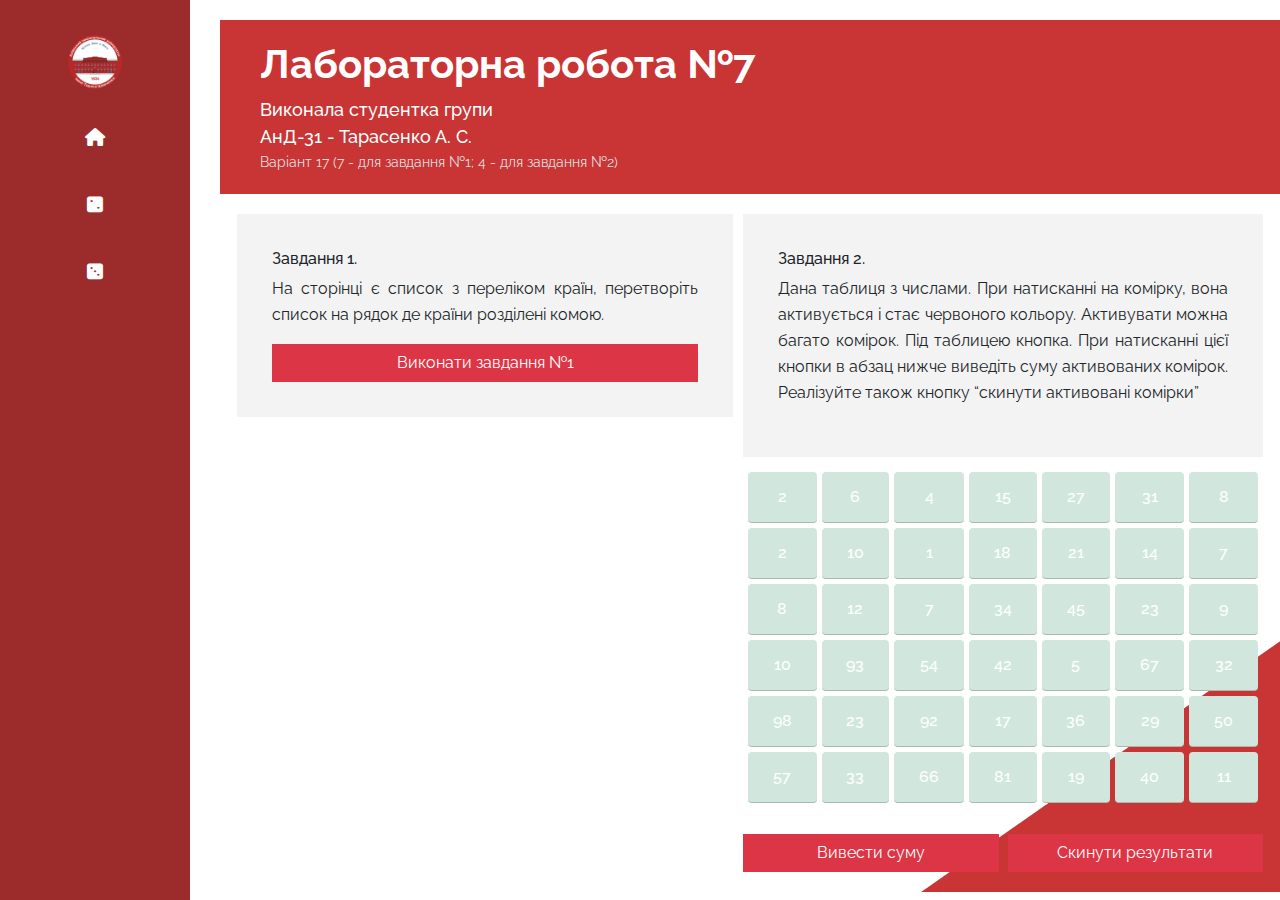
<file: lab2.html>
<!DOCTYPE html>
<html lang="en">
<head>
    <meta charset="UTF-8">
    <meta name="viewport" content="width=device-width, initial-scale=1.0">
    <link rel="stylesheet" href="css/reset.css">
    <link rel="stylesheet" href="css/base.css">
    <link rel="stylesheet" href="css/sidebar.css">
    <link rel="stylesheet" href="css/page2_header.css">
    <link rel="stylesheet" href="css/page2_section.css">
    <link rel="icon" href="images/knu-logo.png" type="image/x-icon">
        <!-- Bootstrap CSS v5.2.1 -->
    <link href="https://cdn.jsdelivr.net/npm/bootstrap@5.3.3/dist/css/bootstrap.min.css" rel="stylesheet" integrity="sha384-QWTKZyjpPEjISv5WaRU9OFeRpok6YctnYmDr5pNlyT2bRjXh0JMhjY6hW+ALEwIH" crossorigin="anonymous">
        <!--Font Awesome-->
    <link href="https://cdnjs.cloudflare.com/ajax/libs/font-awesome/6.0.0-beta3/css/all.min.css" rel="stylesheet">
    <title>Work with string | Tarasenko A. S.</title>
</head>
<body>
    <button class="menu-toggle" id="menuToggle"><i class="fa-solid fa-bars"></i></button>
    <!-- Sidebar -->
    <nav class="sidebar" id="sidebar">
        <div class="navbar-brand">
            <img src="images/knu-logo.png" alt="Логотип" style="width: 54px; height: 54px;">
        </div>
        <ul>
            <li><a href="index.html"><i class="fa-solid fa-house"></i></a></li>
            <li><a href="lab2.html"><i class="fa-solid fa-dice-two"></i></a></li>
            <li><a href="lab3.html"><i class="fa-solid fa-dice-three"></i></a></li>
        </ul>
    </nav>
    <script src="script/sidebarScript.js"></script>
    <main class="page-two-main">
        <header class="container-fluid">
            <div class="col-lg-8 col-sm-12 heading">
                <div class="heading-content">
                    <h1>Лабораторна робота №7</h1>
                    <p>Виконала студентка групи<br> АнД-31 - Тарасенко А. С.</p>
                    <span>Варіант 17 (7 - для завдання №1; 4 - для завдання №2)</span>
                </div>
            </div>
        </header>
        <section>
            <div class="container">
                <div class="assignment-box">
                    <div class="task-1">
                        <h6>Завдання 1.</h6>
                        <p>На сторінці є список з переліком країн, 
                            перетворіть список на рядок де країни розділені комою.</p>
                        <button class="col-lg-12 col-sm-12 btn btn-danger" id="updateButton">Виконати завдання №1</button>
                    </div>
                    <div class="result" id="result" style="display: none;">
                        <div class="text" id="text" style="display: none;">
                            Україна Польща США Японія Китай Німеччина Франція Італія Іспанія Канада Бразилія Індія Австралія Мексика Південна_Корея Туреччина Аргентина ПАР Швеція Нідерланди Швейцарія Бельгія Австрія Норвегія Данія Фінляндія Ірландія Сінгапур Індонезія Таїланд В'єтнам Малайзія Філіппіни Єгипет Нігерія Колумбія Перу Чилі Казахстан Греція Португалія Угорщина Чехія Ізраїль ОАЕ Катар Кувейт
                        </div>
                        <div class="text-result" id="text-result"></div>
                    </div>
                    <script src="script/strScript.js"></script>
                </div>
                <div class="assignment-box">
                    <div class="task-2">
                        <h6>Завдання 2.</h6>
                        <p>Дана таблиця з числами. При натисканні на комірку, вона
                            активується і стає червоного кольору. Активувати можна багато комірок. Під
                            таблицею кнопка. При натисканні цієї кнопки в абзац нижче виведіть суму
                            активованих комірок. Реалізуйте також кнопку “скинути активовані комірки”</p>
                    </div>
                    <div class="col-lg-12 col-sm-12 table-responsive">
                        <table class="table table-success">
                            <tr>
                                <td>2</td>
                                <td>6</td>
                                <td>4</td>
                                <td>15</td>
                                <td>27</td>
                                <td>31</td>
                                <td>8</td>
                            </tr>
                            <tr>
                                <td>2</td>
                                <td>10</td>
                                <td>1</td>
                                <td>18</td>
                                <td>21</td>
                                <td>14</td>
                                <td>7</td>
                            </tr>
                            <tr>
                                <td>8</td>
                                <td>12</td>
                                <td>7</td>
                                <td>34</td>
                                <td>45</td>
                                <td>23</td>
                                <td>9</td>
                            </tr>
                            <tr>
                                <td>10</td>
                                <td>93</td>
                                <td>54</td>
                                <td>42</td>
                                <td>5</td>
                                <td>67</td>
                                <td>32</td>
                            </tr>
                            <tr>
                                <td>98</td>
                                <td>23</td>
                                <td>92</td>
                                <td>17</td>
                                <td>36</td>
                                <td>29</td>
                                <td>50</td>
                            </tr>
                            <tr>
                                <td>57</td>
                                <td>33</td>
                                <td>66</td>
                                <td>81</td>
                                <td>19</td>
                                <td>40</td>
                                <td>11</td>
                            </tr>
                        </table>
                    </div>                        
                    <div class="btn-group">
                        <button class="col-lg-12 col-sm-12 btn btn-danger" id="viewSum">Вивести суму</button>
                        <button class="col-lg-12 col-sm-12 btn btn-danger" id="refresh">Скинути результати</button>
                    </div>
                    <div class="sumResult" id="sumResult" style="display: none;"></div>
                    <script src="script/tableScript.js"></script>
                </div>
            </div>
        </section>
    </main>
</body>
</html>
</file>
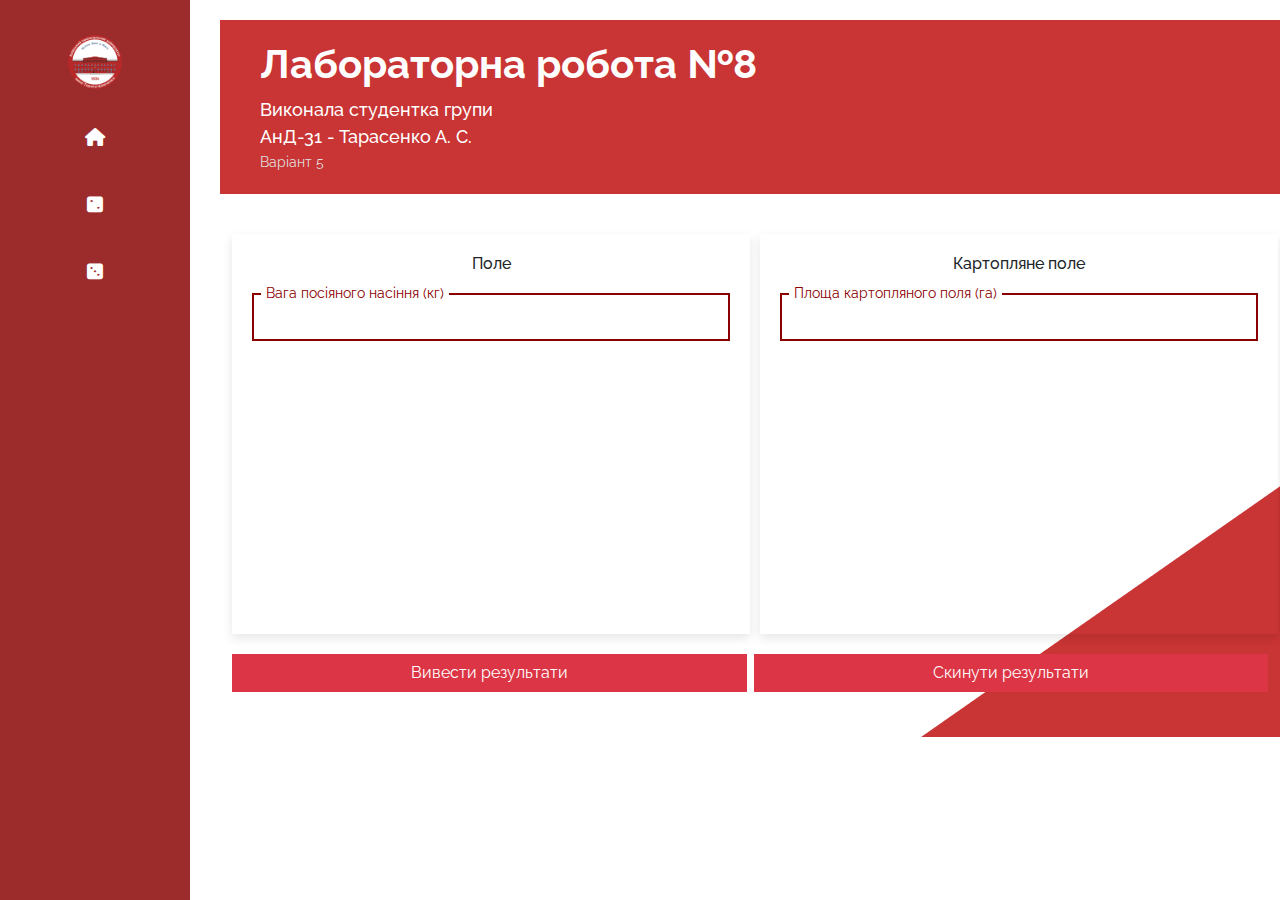
<file: lab3.html>
<!DOCTYPE html>
<html lang="en">
<head>
    <meta charset="UTF-8">
    <meta name="viewport" content="width=device-width, initial-scale=1.0">
    <link rel="stylesheet" href="./css/reset.css">
    <link rel="stylesheet" href="./css/base.css">
    <link rel="stylesheet" href="./css/sidebar.css">
    <link rel="stylesheet" href="./css/page2_header.css">
    <link rel="stylesheet" href="./css/page3_section.css">
    <link rel="icon" href="images/knu-logo.png" type="image/x-icon">
    <!-- Bootstrap CSS -->
    <link href="https://cdn.jsdelivr.net/npm/bootstrap@5.3.3/dist/css/bootstrap.min.css" rel="stylesheet">
    <!--Font Awesome-->
    <link href="https://cdnjs.cloudflare.com/ajax/libs/font-awesome/6.0.0-beta3/css/all.min.css" rel="stylesheet">
    <title>OOP.JS | Tarasenko A. S.</title>
</head>
<body>
    <button class="menu-toggle" id="menuToggle"><i class="fa-solid fa-bars"></i></button>

    <!-- Sidebar -->
    <nav class="sidebar" id="sidebar">
        <div class="navbar-brand">
            <img src="images/knu-logo.png" alt="Логотип" style="width: 54px; height: 54px;">
        </div>
        <ul>
            <li><a href="index.html"><i class="fa-solid fa-house"></i></a></li>
            <li><a href="lab2.html"><i class="fa-solid fa-dice-two"></i></a></li>
            <li><a href="lab3.html"><i class="fa-solid fa-dice-three"></i></a></li>
        </ul>
    </nav>
    
    <script src="script/sidebarScript.js"></script>

    <main class="page-two-main">
        <header class="container-fluid">
            <div class="col-lg-8 col-sm-12 header-content">
                <div class="header-text">
                    <h1>Лабораторна робота №8</h1>
                    <p>Виконала студентка групи<br> АнД-31 - Тарасенко А. С.</p>
                    <span>Варіант 5</span>
                </div>
            </div>
        </header>

        <section>
            <div class="container">
                <div class="col-lg-12 col-sm-12 input-container">  
                    <!-- Поле -->
                    <div class="col-lg-6 col-sm-12 field-input">
                        <h6>Поле</h6>
                        <div class="input-group">
                            <input class="input" required type="number" id="seed-weight">
                            <label class="label" for="seed-weight">Вага посіяного насіння (кг)</label>
                        </div>
                        <div class="harvest-result" id="field-harvest"></div>
                    </div>

                    <!-- Картопляне поле -->
                    <div class="col-lg-6 col-sm-12 potato-input">
                        <h6>Картопляне поле</h6>
                        <div class="col-lg-12 input-group">
                            <input class="input" required type="number" id="field-area">
                            <label class="label" for="field-area">Площа картопляного поля (га)</label>
                        </div>
                        <div class="harvest-result" id="potato-harvest"></div>
                    </div>
                </div>
                <div class="btn-group d-flex gap-2">
                    <div class="col-lg-6 col-sm-12 btn btn-danger calculate-btn">Вивести результати</div>
                    <div class="col-lg-6 col-sm-12 btn btn-danger reset-btn">Скинути результати</div>
                </div>
                <script src="./script/fieldScript.js"></script>
            </div>
        </section>
    </main>
</body>
</html>
</file>
<file: css/base.css>
/* Імпорт шрифтів */
@import url('https://fonts.googleapis.com/css2?family=Raleway:ital,wght@0,100..900;1,100..900&display=swap');
/* Кастомні властивості */
:root {
    /* Кольори */
    --color-white: #FFFFFF;
    --color-pure-red: #C93434;
    --color-light-gray: #F3F3F3;
    --color-darker-red: #9c2b2b;
    --color-dark-red: #872121;
    /* Шрифти */
    --font-family-h1: "Raleway";
    --font-family-h2: "Raleway";
    --font-size-h1: 40px;
    --font-size-p1: 18px;
    /* Розміри сайту */
    --width: 1440px;
    --width-header-menu: 1086px;
    --height-header-menu: 166px;
    --height-main: 737px;
    --height-sidebar: 737px;
    /* Відступи */
    /* Відступ зліва для заголовка */
    --margin-left-main: 200px;
    /* Поля для тексту */
    --padding-p1: 12px;
    --padding-p2: 15px;
    --padding-p3: 20px;
}
</file>
<file: css/sidebar.css>
/* General styles for sidebar */
.sidebar {
    position: fixed;
    left: -250px;
    top: 0;
    width: 190px;
    min-height: 100vh;
    background-color: #9c2b2b;
    padding-top: 20px;
}

.sidebar.open {
    left: 0;
}

.navbar-brand {
    text-align: center;
    padding: 15px !important;
}

.sidebar ul {
    list-style: none;
    padding: 0;
    margin: 0;
}

.sidebar ul li {
    padding: 20px;
    text-align: center;
}

.sidebar ul li a {
    color: white;
    text-decoration: none;
    font-size: 18px;
    font-weight: 500;
    display: block;
    transition: 0.3s;
}

.sidebar ul li a:hover {
    background-color: #872121;
    padding: 25px;
}

.menu-toggle {
    position: relative;
    top: 15px;
    left: 15px;
    background-color: #fff;
    color: rgb(0, 0, 0);
    border: none;
    font-size: 24px;
    padding: 10px 15px;
    cursor: pointer;
    border-radius: 5px;
    z-index: 1000;
}

@media (min-width: 768px) {
    .menu-toggle {
        display: none;
    }

    .sidebar {
        left: 0;
    }
}

@media (max-width: 768px){

    .sidebar{
        width: 110px;
        height: 100%;
    }
}
</file>
<file: css/page2_header.css>
*{
    padding: 0;
    margin: 0;
}

.page-two-main{
    margin-left: 200px;
    padding: 20px 0 20px 20px;
    min-height: 737px;
}

/* Heading */
.container-fluid{
    background-color: #C93434;
    max-width: 100%;
    padding: 20px 40px !important;
    font-family: 'Raleway';
    margin-bottom: 20px;
}

.heading{
    display: flex;
    flex-direction: column;
    align-items: flex-start;
}

.container-fluid h1{
    color: #fff;
    font-size: 40px;
    font-weight: 700;
}

.container-fluid p{
    color: #fff;
    font-size: 18px;
    font-weight: 500;
    margin: 0;
}

.container-fluid span{
    color: #e0dfdf;
    font-size: 14px;
    font-weight: 400;
}

@media(max-width: 768px) {
    .page-two-main{
        margin:0;
        padding: 0;
    }

    .container-fluid h1{
        font-size: 36px;
    }

    .container-fluid p{
        font-size: 14px;
    }

    .container-fluid span{
        font-size: 10px;
    }

    .heading {
        display: flex;
        justify-content: flex-end;
    }

    .heading-content {
        text-align: right;
    }
}
</file>
<file: css/page2_section.css>
*{
    padding: 0;
    margin: 0;
}

html {
    scroll-behavior: smooth;
}

body {
    background-image: url(/images/Polygon.png);
    background-repeat: no-repeat;
    background-position: right bottom;
}

/* Task */
.container{
    max-width: 1050px !important;
    font-family: 'Raleway';
    display: flex;
    flex-wrap: nowrap;
    justify-content: center;
    gap: 10px;
    padding: 0;
}

.assignment-box{
    max-width: 520px !important;
    display: flex;
    flex-wrap: nowrap;
    flex-direction: column;
    gap: 10px;
}

.task-1, .task-2{
    background-color: #F3F3F3;
    text-align: justify;
    padding: 35px !important;
    line-height: 26px;
}

/* Button */
.btn{
    border-radius: 0% !important;
}

.btn-group{
    display: flex;
    gap: 10px;
}

/* Task Done */

.result{
    max-width: 520px;
    min-height: 120px;
    background-color: #e5ffdd;
    text-align: center;
    padding: 60px;
}

.table-responsive {
    max-width: 600px !important;
    margin: auto;
    overflow-x: auto;
}

table{
    border-collapse: separate !important;
    border-spacing: 5px;
}

td{
    text-align: center;
    color: rgb(255, 255, 255) !important;
    border-radius: 4px;
    padding: 13px !important;
    font-weight: 500;
    transition: all 0.3s ease;
}

td:hover{
    background: #e37b90 !important;
    cursor: pointer;
}

td:active {
    transform: scale(0.95);
    background: #dee2e6;
}

td.selected {
    background: #ff4d4d !important;
}

.sumResult{
    padding: 10px;
    background-color: #e5ffdd;
    font-weight: 500;
}

@media (max-width: 768px){

    .page-two-main{
        padding: 0;
        margin: auto;
    }

    .container{
        display: flex;
        flex-wrap: wrap;
        justify-content: center;
        gap: 8px;
    }

    .assignment-box{
        flex-wrap: wrap;
    }

    .task-1,.task-2{
        padding: 28px;
        font-size: 14px;
    }

    .result,.sumResult{
        font-size: 14px;
    }
}
</file>
<file: css/page3_section.css>
*{
    padding: 0;
    margin: 0;
}

html {
    scroll-behavior: smooth;
}

body {
    background-image: url(/images/Polygon.png);
    background-repeat: no-repeat;
    background-position: right bottom;
}

/* all blocks */
.container {
    max-width: 1050px;
    padding: 20px;
    font-family: 'Raleway', sans-serif;
    text-align: center;
}

h1, h6 {
    color: #8B0000;
    font-weight: bold;
    margin-bottom: 10px;
}

.input-container {
    display: flex;
    gap: 10px;
    justify-content: space-between;
    min-height: 400px;
    margin-bottom: 20px;
}

.field-input, .potato-input {
    width: 48%;
    padding: 20px;
    text-align: center;
    box-shadow: 0 4px 10px rgba(0, 0, 0, 0.1);
}

/* button */
.calculate-btn,.reset-btn {
    border-radius: 0 !important;
    transition: 0.3s;
    border: none;
}

.calculate-btn:hover {
    background-color: #c00000;
    box-shadow: 0 0 10px rgba(192, 0, 0, 0.5);
}

/* input group */
.input-group {
    position: relative;
    margin: 20px 0;
    width: 100%;
}

.input {
    width: 100%;
    padding: 10px;
    border: 2px solid #8B0000;
    background-color: #fff;
    font-size: 16px;
    color: #8B0000;
    outline: none;
    transition: 0.3s;
}

.input:focus {
    border-color: #c00000;
    box-shadow: 0 0 10px rgba(192, 0, 0, 0.5);
}

.label {
    position: absolute;
    left: 15px;
    top: 50%;
    transform: translateY(-50%);
    font-size: 16px;
    color: #555;
    transition: 0.3s ease;
    background: #fff;
    padding: 0 5px;
}

.input:focus {
    border-color: #c00000;
    box-shadow: 0 0 8px rgba(192, 0, 0, 0.5);
    background-color: #fff;
}

.input:focus ~ .label,
.input:not(:placeholder-shown) ~ .label {
    top: 0;
    left: 10px;
    font-size: 14px;
    color: #8B0000;
}

.input,
.label {
    transition: all 0.3s ease-in-out;
}
</file>
